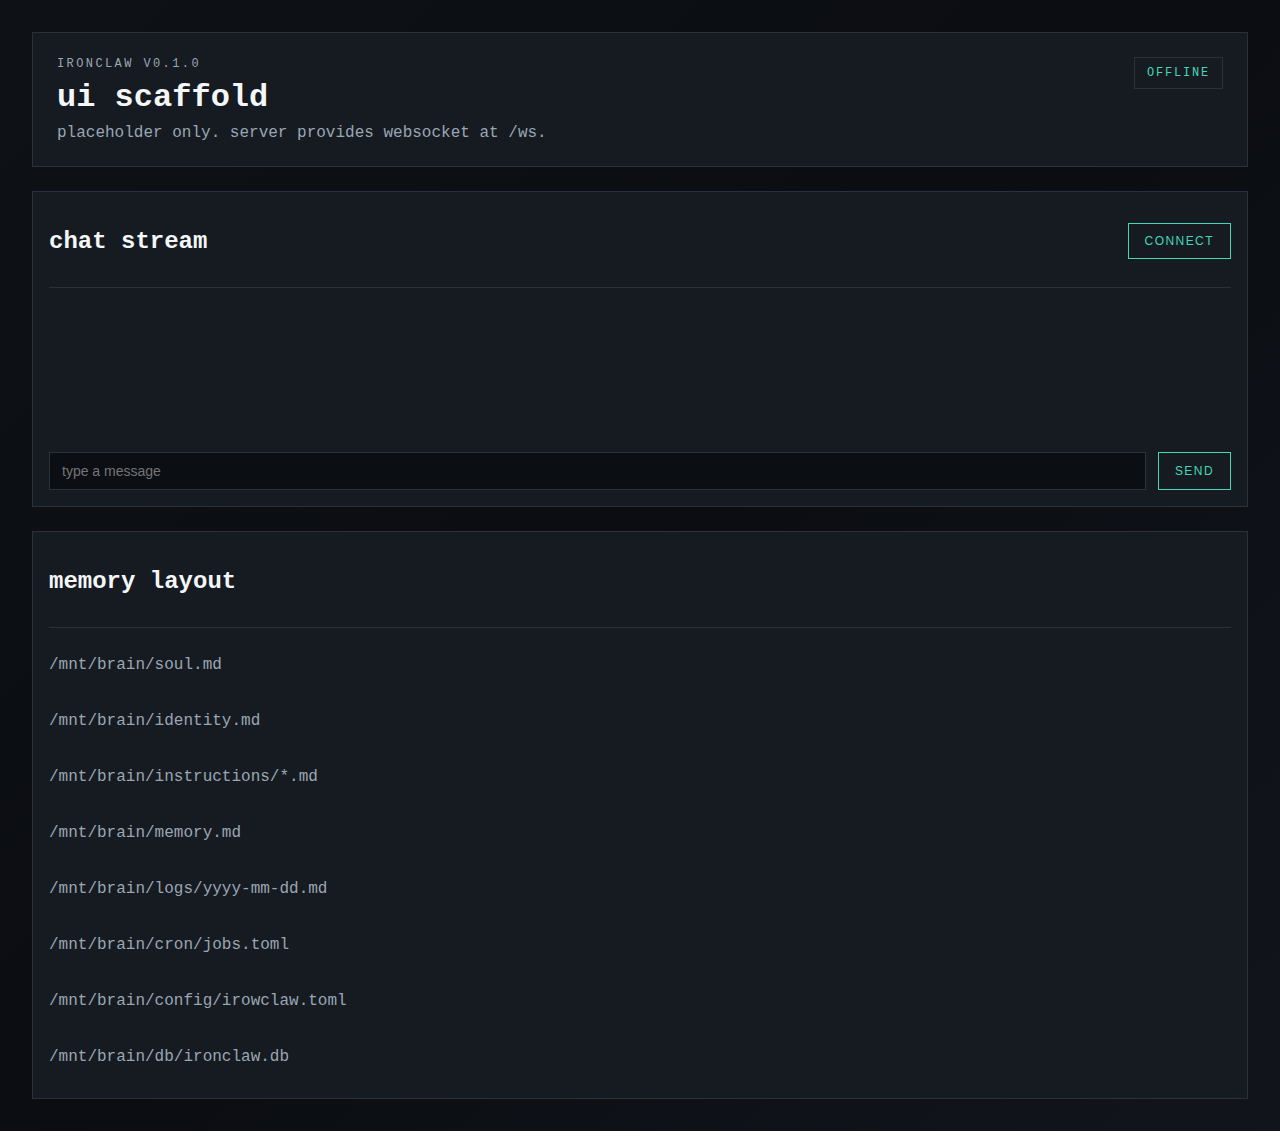
<file: ui/index.html>
<!doctype html>
<html lang="en">
  <head>
    <meta charset="utf-8" />
    <meta name="viewport" content="width=device-width, initial-scale=1" />
    <title>ironclaw ui</title>
    <link rel="stylesheet" href="/ui/app.css" />
  </head>
  <body>
    <main class="page">
      <header class="header">
        <div>
          <p class="eyebrow">ironclaw v0.1.0</p>
          <h1>ui scaffold</h1>
          <p class="subtitle">placeholder only. server provides websocket at /ws.</p>
        </div>
        <div class="status" id="status">offline</div>
      </header>
      <section class="panel">
        <div class="panel-header">
          <h2>chat stream</h2>
          <button id="connect">connect</button>
        </div>
        <div class="panel-body" id="log"></div>
        <div class="panel-footer">
          <input id="input" type="text" placeholder="type a message" />
          <button id="send">send</button>
        </div>
      </section>
      <section class="panel">
        <div class="panel-header">
          <h2>memory layout</h2>
        </div>
        <div class="panel-body">
          <p>/mnt/brain/soul.md</p>
          <p>/mnt/brain/identity.md</p>
          <p>/mnt/brain/instructions/*.md</p>
          <p>/mnt/brain/memory.md</p>
          <p>/mnt/brain/logs/yyyy-mm-dd.md</p>
          <p>/mnt/brain/cron/jobs.toml</p>
          <p>/mnt/brain/config/irowclaw.toml</p>
          <p>/mnt/brain/db/ironclaw.db</p>
        </div>
      </section>
    </main>
    <script src="/ui/app.js"></script>
  </body>
</html>
</file>
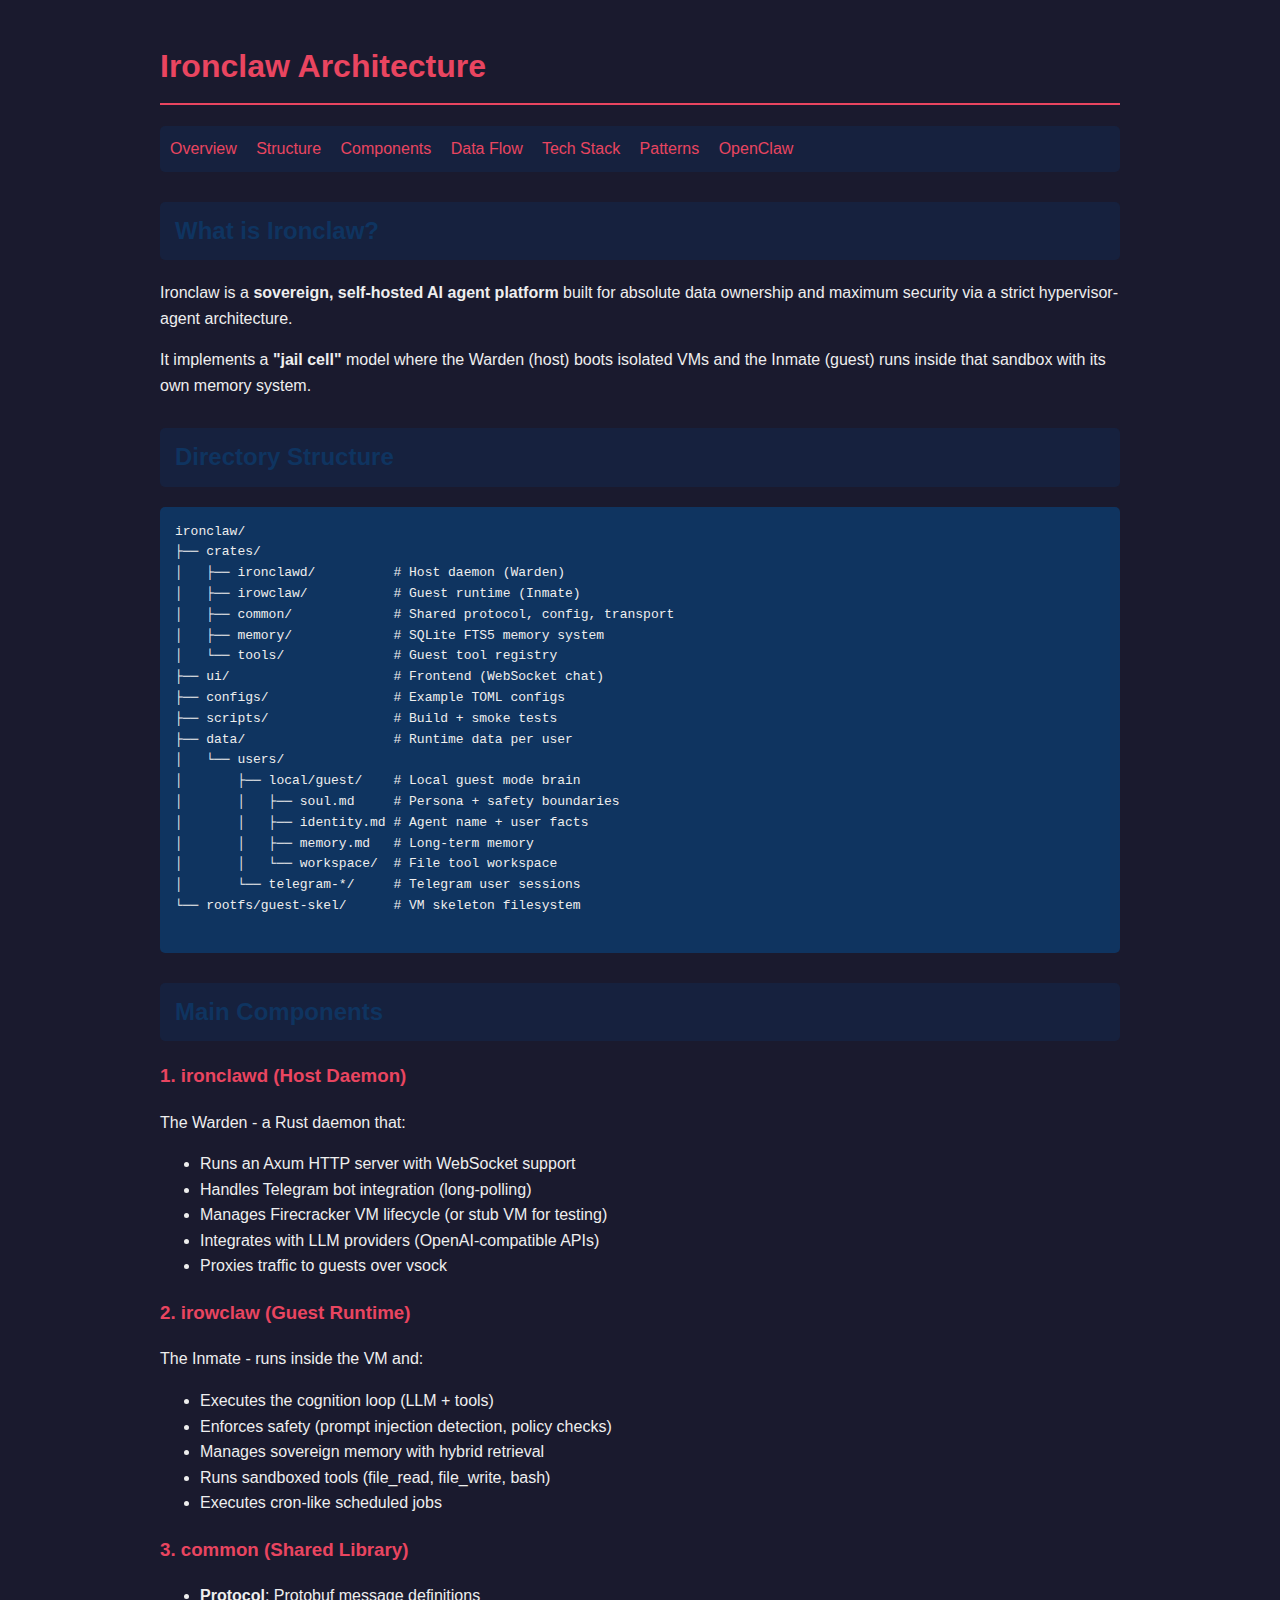
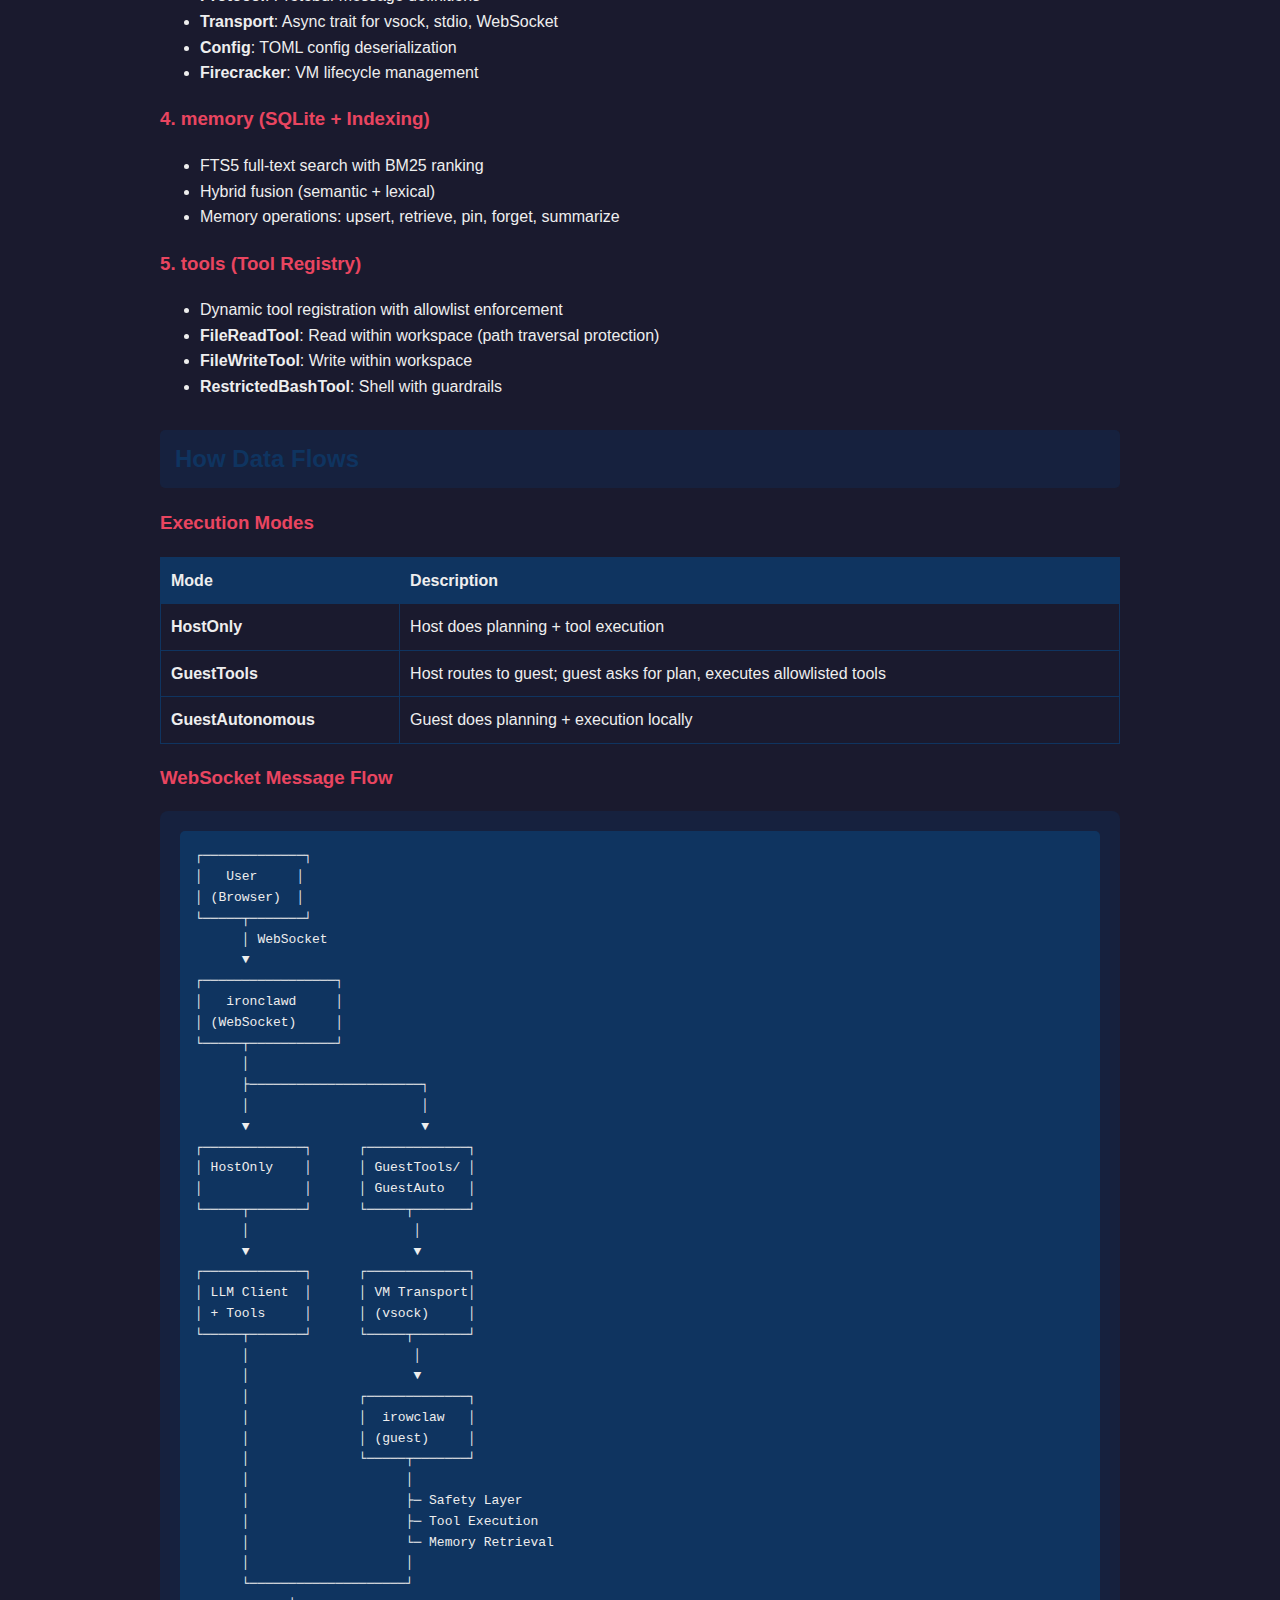
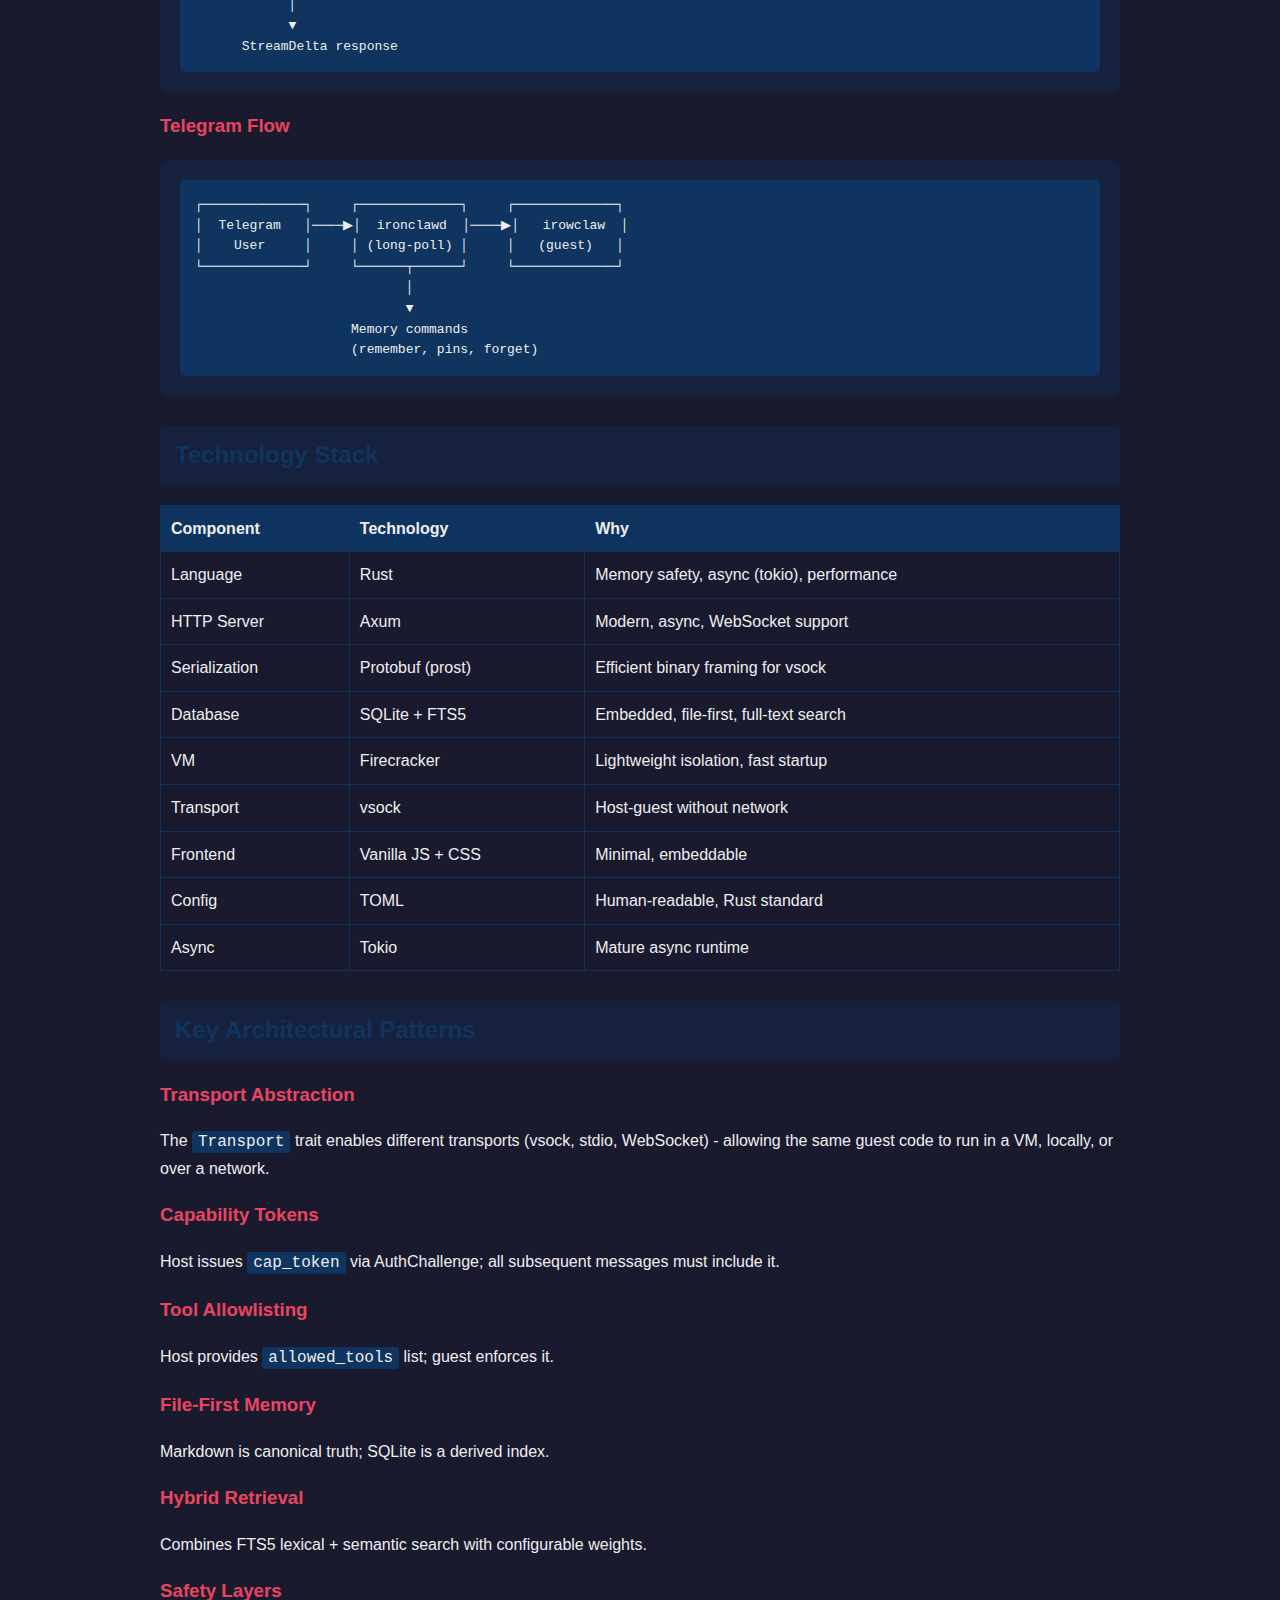
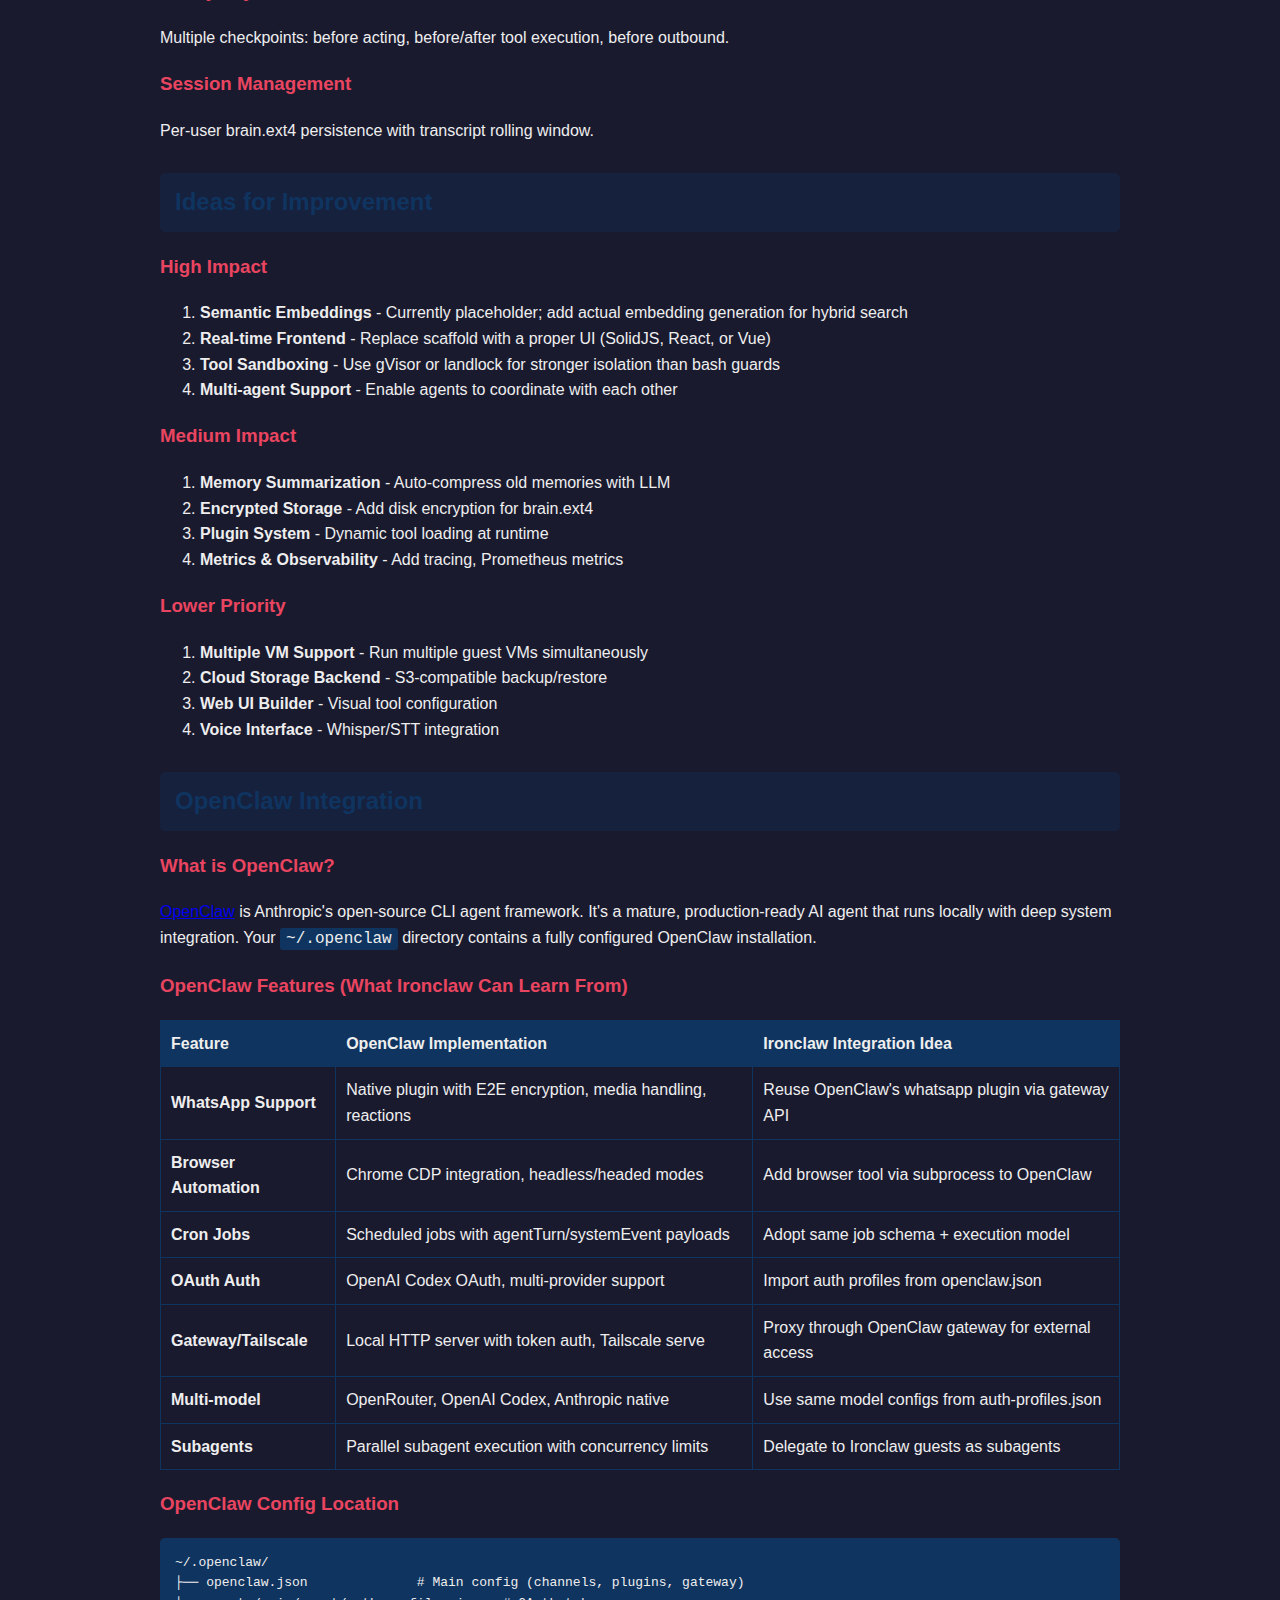
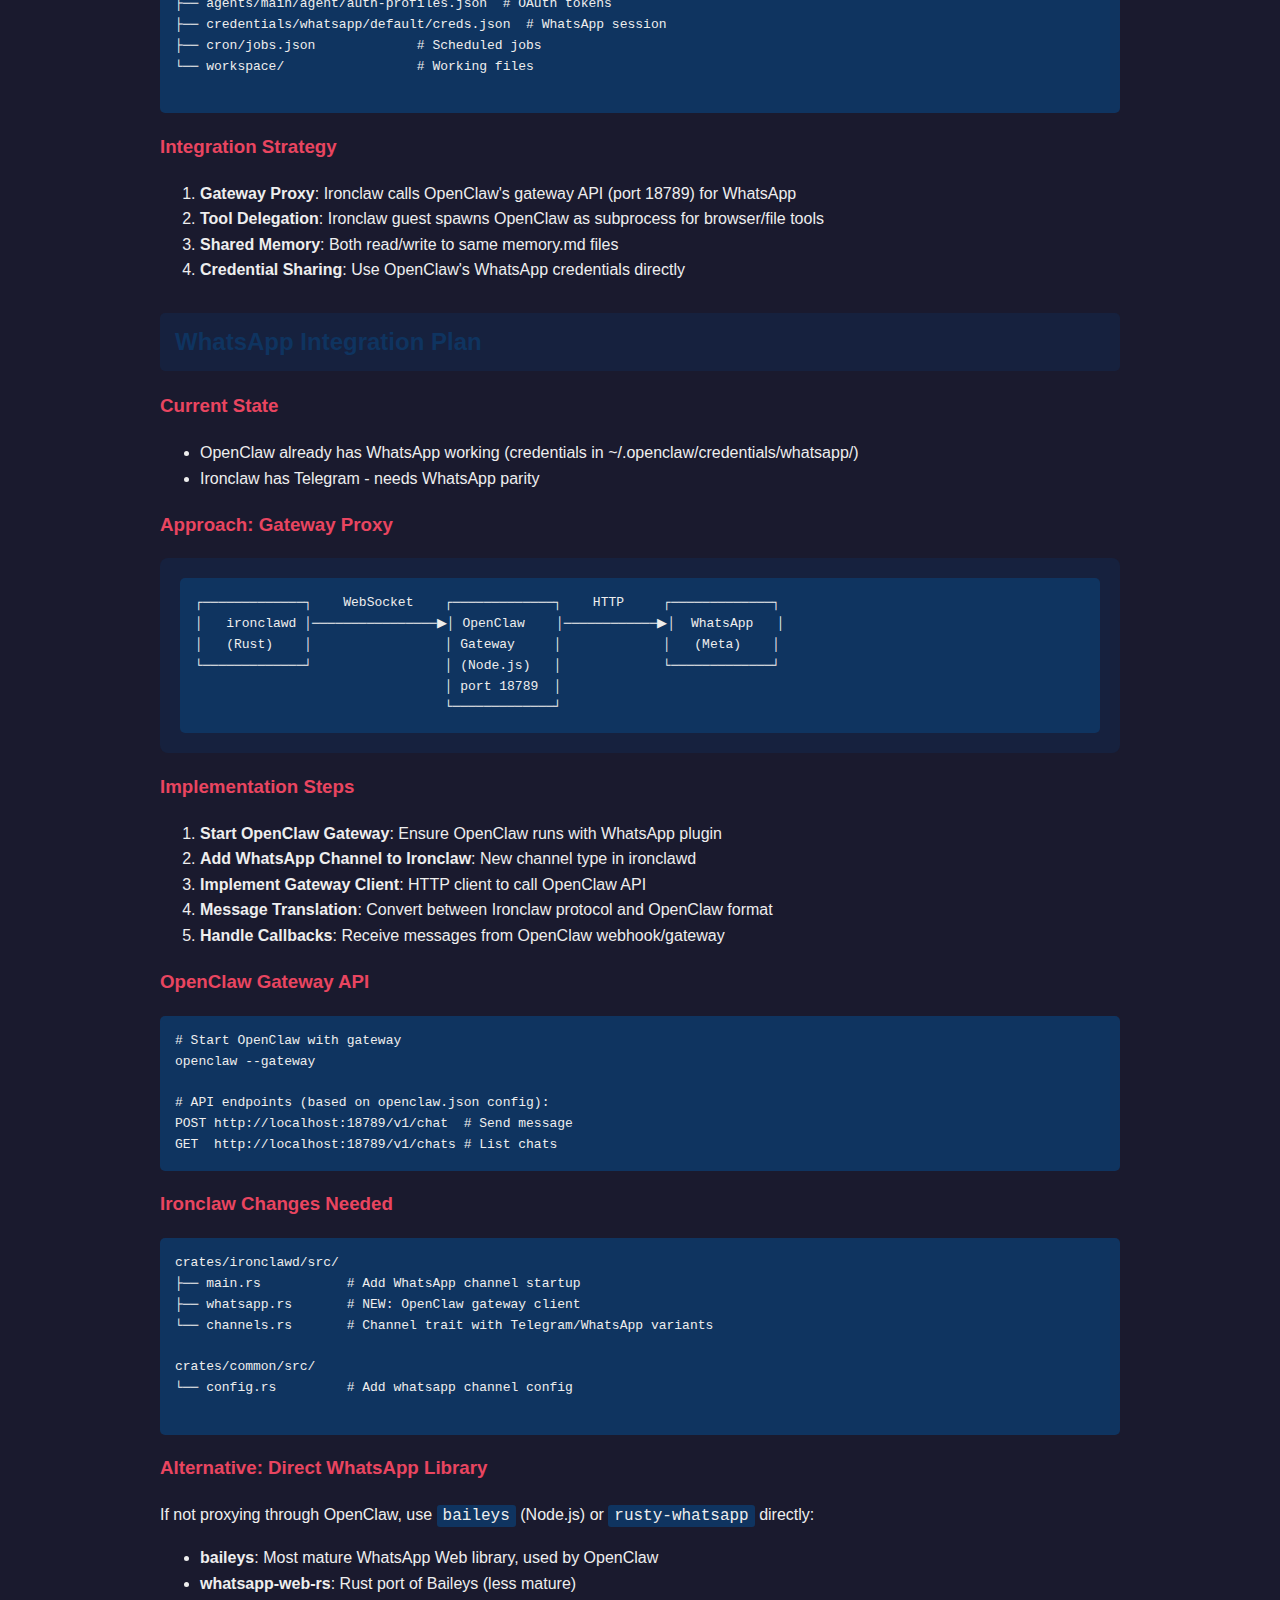
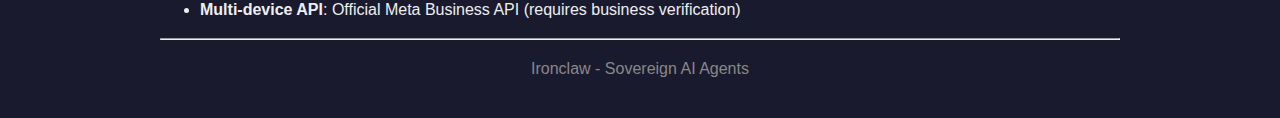
<file: docs/architecture.html>
<!DOCTYPE html>
<html lang="en">
<head>
    <meta charset="UTF-8">
    <meta name="viewport" content="width=device-width, initial-scale=1.0">
    <title>Ironclaw Architecture</title>
    <style>
        * {
            box-sizing: border-box;
        }
        body {
            font-family: -apple-system, BlinkMacSystemFont, 'Segoe UI', Roboto, Oxygen, Ubuntu, sans-serif;
            line-height: 1.6;
            max-width: 1000px;
            margin: 0 auto;
            padding: 20px;
            background: #1a1a2e;
            color: #eee;
        }
        h1 {
            color: #e94560;
            border-bottom: 2px solid #e94560;
            padding-bottom: 10px;
        }
        h2 {
            color: #0f3460;
            background: #16213e;
            padding: 10px 15px;
            border-radius: 5px;
            margin-top: 30px;
        }
        h3 {
            color: #e94560;
        }
        code {
            background: #0f3460;
            padding: 2px 6px;
            border-radius: 3px;
            font-family: 'Courier New', monospace;
        }
        pre {
            background: #0f3460;
            padding: 15px;
            border-radius: 5px;
            overflow-x: auto;
        }
        .diagram {
            background: #16213e;
            padding: 20px;
            border-radius: 8px;
            margin: 15px 0;
            text-align: center;
        }
        .diagram pre {
            text-align: left;
            margin: 0;
        }
        .component {
            display: inline-block;
            background: #e94560;
            color: white;
            padding: 8px 15px;
            border-radius: 5px;
            margin: 5px;
        }
        .component.secondary {
            background: #0f3460;
            border: 2px solid #e94560;
        }
        table {
            width: 100%;
            border-collapse: collapse;
            margin: 15px 0;
        }
        th, td {
            border: 1px solid #0f3460;
            padding: 10px;
            text-align: left;
        }
        th {
            background: #0f3460;
        }
        .nav {
            position: sticky;
            top: 0;
            background: #16213e;
            padding: 10px;
            border-radius: 5px;
            margin-bottom: 20px;
        }
        .nav a {
            color: #e94560;
            margin-right: 15px;
            text-decoration: none;
        }
        .nav a:hover {
            text-decoration: underline;
        }
    </style>
</head>
<body>
    <h1>Ironclaw Architecture</h1>

    <div class="nav">
        <a href="#overview">Overview</a>
        <a href="#structure">Structure</a>
        <a href="#components">Components</a>
        <a href="#flow">Data Flow</a>
        <a href="#tech">Tech Stack</a>
        <a href="#patterns">Patterns</a>
        <a href="#openclaw">OpenClaw</a>
    </div>

    <h2 id="overview">What is Ironclaw?</h2>
    <p>
        Ironclaw is a <strong>sovereign, self-hosted AI agent platform</strong> built for absolute data ownership
        and maximum security via a strict hypervisor-agent architecture.
    </p>
    <p>
        It implements a <strong>"jail cell"</strong> model where the Warden (host) boots isolated VMs
        and the Inmate (guest) runs inside that sandbox with its own memory system.
    </p>

    <h2 id="structure">Directory Structure</h2>
    <pre>
ironclaw/
├── crates/
│   ├── ironclawd/          # Host daemon (Warden)
│   ├── irowclaw/           # Guest runtime (Inmate)
│   ├── common/             # Shared protocol, config, transport
│   ├── memory/             # SQLite FTS5 memory system
│   └── tools/              # Guest tool registry
├── ui/                     # Frontend (WebSocket chat)
├── configs/                # Example TOML configs
├── scripts/                # Build + smoke tests
├── data/                   # Runtime data per user
│   └── users/
│       ├── local/guest/    # Local guest mode brain
│       │   ├── soul.md     # Persona + safety boundaries
│       │   ├── identity.md # Agent name + user facts
│       │   ├── memory.md   # Long-term memory
│       │   └── workspace/  # File tool workspace
│       └── telegram-*/     # Telegram user sessions
└── rootfs/guest-skel/      # VM skeleton filesystem
    </pre>

    <h2 id="components">Main Components</h2>

    <h3>1. ironclawd (Host Daemon)</h3>
    <p>The Warden - a Rust daemon that:</p>
    <ul>
        <li>Runs an Axum HTTP server with WebSocket support</li>
        <li>Handles Telegram bot integration (long-polling)</li>
        <li>Manages Firecracker VM lifecycle (or stub VM for testing)</li>
        <li>Integrates with LLM providers (OpenAI-compatible APIs)</li>
        <li>Proxies traffic to guests over vsock</li>
    </ul>

    <h3>2. irowclaw (Guest Runtime)</h3>
    <p>The Inmate - runs inside the VM and:</p>
    <ul>
        <li>Executes the cognition loop (LLM + tools)</li>
        <li>Enforces safety (prompt injection detection, policy checks)</li>
        <li>Manages sovereign memory with hybrid retrieval</li>
        <li>Runs sandboxed tools (file_read, file_write, bash)</li>
        <li>Executes cron-like scheduled jobs</li>
    </ul>

    <h3>3. common (Shared Library)</h3>
    <ul>
        <li><strong>Protocol</strong>: Protobuf message definitions</li>
        <li><strong>Transport</strong>: Async trait for vsock, stdio, WebSocket</li>
        <li><strong>Config</strong>: TOML config deserialization</li>
        <li><strong>Firecracker</strong>: VM lifecycle management</li>
    </ul>

    <h3>4. memory (SQLite + Indexing)</h3>
    <ul>
        <li>FTS5 full-text search with BM25 ranking</li>
        <li>Hybrid fusion (semantic + lexical)</li>
        <li>Memory operations: upsert, retrieve, pin, forget, summarize</li>
    </ul>

    <h3>5. tools (Tool Registry)</h3>
    <ul>
        <li>Dynamic tool registration with allowlist enforcement</li>
        <li><strong>FileReadTool</strong>: Read within workspace (path traversal protection)</li>
        <li><strong>FileWriteTool</strong>: Write within workspace</li>
        <li><strong>RestrictedBashTool</strong>: Shell with guardrails</li>
    </ul>

    <h2 id="flow">How Data Flows</h2>

    <h3>Execution Modes</h3>
    <table>
        <tr>
            <th>Mode</th>
            <th>Description</th>
        </tr>
        <tr>
            <td><strong>HostOnly</strong></td>
            <td>Host does planning + tool execution</td>
        </tr>
        <tr>
            <td><strong>GuestTools</strong></td>
            <td>Host routes to guest; guest asks for plan, executes allowlisted tools</td>
        </tr>
        <tr>
            <td><strong>GuestAutonomous</strong></td>
            <td>Guest does planning + execution locally</td>
        </tr>
    </table>

    <h3>WebSocket Message Flow</h3>
    <div class="diagram">
<pre>
┌─────────────┐
│   User     │
│ (Browser)  │
└─────┬───────┘
      │ WebSocket
      ▼
┌─────────────────┐
│   ironclawd     │
│ (WebSocket)     │
└─────┬───────────┘
      │
      ├──────────────────────┐
      │                      │
      ▼                      ▼
┌─────────────┐      ┌─────────────┐
│ HostOnly    │      │ GuestTools/ │
│             │      │ GuestAuto   │
└─────┬───────┘      └─────┬───────┘
      │                     │
      ▼                     ▼
┌─────────────┐      ┌─────────────┐
│ LLM Client  │      │ VM Transport│
│ + Tools     │      │ (vsock)     │
└─────┬───────┘      └─────┬───────┘
      │                     │
      │                     ▼
      │              ┌─────────────┐
      │              │  irowclaw   │
      │              │ (guest)     │
      │              └─────┬───────┘
      │                    │
      │                    ├─ Safety Layer
      │                    ├─ Tool Execution
      │                    └─ Memory Retrieval
      │                    │
      └────────────────────┘
            │
            ▼
      StreamDelta response
</pre>
    </div>

    <h3>Telegram Flow</h3>
    <div class="diagram">
<pre>
┌─────────────┐     ┌─────────────┐     ┌─────────────┐
│  Telegram   │────▶│  ironclawd  │────▶│   irowclaw  │
│    User     │     │ (long-poll) │     │   (guest)   │
└─────────────┘     └──────┬──────┘     └─────────────┘
                           │
                           ▼
                    Memory commands
                    (remember, pins, forget)
</pre>
    </div>

    <h2 id="tech">Technology Stack</h2>
    <table>
        <tr>
            <th>Component</th>
            <th>Technology</th>
            <th>Why</th>
        </tr>
        <tr>
            <td>Language</td>
            <td>Rust</td>
            <td>Memory safety, async (tokio), performance</td>
        </tr>
        <tr>
            <td>HTTP Server</td>
            <td>Axum</td>
            <td>Modern, async, WebSocket support</td>
        </tr>
        <tr>
            <td>Serialization</td>
            <td>Protobuf (prost)</td>
            <td>Efficient binary framing for vsock</td>
        </tr>
        <tr>
            <td>Database</td>
            <td>SQLite + FTS5</td>
            <td>Embedded, file-first, full-text search</td>
        </tr>
        <tr>
            <td>VM</td>
            <td>Firecracker</td>
            <td>Lightweight isolation, fast startup</td>
        </tr>
        <tr>
            <td>Transport</td>
            <td>vsock</td>
            <td>Host-guest without network</td>
        </tr>
        <tr>
            <td>Frontend</td>
            <td>Vanilla JS + CSS</td>
            <td>Minimal, embeddable</td>
        </tr>
        <tr>
            <td>Config</td>
            <td>TOML</td>
            <td>Human-readable, Rust standard</td>
        </tr>
        <tr>
            <td>Async</td>
            <td>Tokio</td>
            <td>Mature async runtime</td>
        </tr>
    </table>

    <h2 id="patterns">Key Architectural Patterns</h2>

    <h3>Transport Abstraction</h3>
    <p>The <code>Transport</code> trait enables different transports (vsock, stdio, WebSocket) - allowing the same guest code to run in a VM, locally, or over a network.</p>

    <h3>Capability Tokens</h3>
    <p>Host issues <code>cap_token</code> via AuthChallenge; all subsequent messages must include it.</p>

    <h3>Tool Allowlisting</h3>
    <p>Host provides <code>allowed_tools</code> list; guest enforces it.</p>

    <h3>File-First Memory</h3>
    <p>Markdown is canonical truth; SQLite is a derived index.</p>

    <h3>Hybrid Retrieval</h3>
    <p>Combines FTS5 lexical + semantic search with configurable weights.</p>

    <h3>Safety Layers</h3>
    <p>Multiple checkpoints: before acting, before/after tool execution, before outbound.</p>

    <h3>Session Management</h3>
    <p>Per-user brain.ext4 persistence with transcript rolling window.</p>

    <h2>Ideas for Improvement</h2>

    <h3>High Impact</h3>
    <ol>
        <li><strong>Semantic Embeddings</strong> - Currently placeholder; add actual embedding generation for hybrid search</li>
        <li><strong>Real-time Frontend</strong> - Replace scaffold with a proper UI (SolidJS, React, or Vue)</li>
        <li><strong>Tool Sandboxing</strong> - Use gVisor or landlock for stronger isolation than bash guards</li>
        <li><strong>Multi-agent Support</strong> - Enable agents to coordinate with each other</li>
    </ol>

    <h3>Medium Impact</h3>
    <ol>
        <li><strong>Memory Summarization</strong> - Auto-compress old memories with LLM</li>
        <li><strong>Encrypted Storage</strong> - Add disk encryption for brain.ext4</li>
        <li><strong>Plugin System</strong> - Dynamic tool loading at runtime</li>
        <li><strong>Metrics & Observability</strong> - Add tracing, Prometheus metrics</li>
    </ol>

    <h3>Lower Priority</h3>
    <ol>
        <li><strong>Multiple VM Support</strong> - Run multiple guest VMs simultaneously</li>
        <li><strong>Cloud Storage Backend</strong> - S3-compatible backup/restore</li>
        <li><strong>Web UI Builder</strong> - Visual tool configuration</li>
        <li><strong>Voice Interface</strong> - Whisper/STT integration</li>
    </ol>

    <h2 id="openclaw">OpenClaw Integration</h2>

    <h3>What is OpenClaw?</h3>
    <p>
        <a href="https://github.com/anthropics/openclaw">OpenClaw</a> is Anthropic's open-source CLI agent framework.
        It's a mature, production-ready AI agent that runs locally with deep system integration.
        Your <code>~/.openclaw</code> directory contains a fully configured OpenClaw installation.
    </p>

    <h3>OpenClaw Features (What Ironclaw Can Learn From)</h3>
    <table>
        <tr>
            <th>Feature</th>
            <th>OpenClaw Implementation</th>
            <th>Ironclaw Integration Idea</th>
        </tr>
        <tr>
            <td><strong>WhatsApp Support</strong></td>
            <td>Native plugin with E2E encryption, media handling, reactions</td>
            <td>Reuse OpenClaw's whatsapp plugin via gateway API</td>
        </tr>
        <tr>
            <td><strong>Browser Automation</strong></td>
            <td>Chrome CDP integration, headless/headed modes</td>
            <td>Add browser tool via subprocess to OpenClaw</td>
        </tr>
        <tr>
            <td><strong>Cron Jobs</strong></td>
            <td>Scheduled jobs with agentTurn/systemEvent payloads</td>
            <td>Adopt same job schema + execution model</td>
        </tr>
        <tr>
            <td><strong>OAuth Auth</strong></td>
            <td>OpenAI Codex OAuth, multi-provider support</td>
            <td>Import auth profiles from openclaw.json</td>
        </tr>
        <tr>
            <td><strong>Gateway/Tailscale</strong></td>
            <td>Local HTTP server with token auth, Tailscale serve</td>
            <td>Proxy through OpenClaw gateway for external access</td>
        </tr>
        <tr>
            <td><strong>Multi-model</strong></td>
            <td>OpenRouter, OpenAI Codex, Anthropic native</td>
            <td>Use same model configs from auth-profiles.json</td>
        </tr>
        <tr>
            <td><strong>Subagents</strong></td>
            <td>Parallel subagent execution with concurrency limits</td>
            <td>Delegate to Ironclaw guests as subagents</td>
        </tr>
    </table>

    <h3>OpenClaw Config Location</h3>
    <pre>
~/.openclaw/
├── openclaw.json              # Main config (channels, plugins, gateway)
├── agents/main/agent/auth-profiles.json  # OAuth tokens
├── credentials/whatsapp/default/creds.json  # WhatsApp session
├── cron/jobs.json             # Scheduled jobs
└── workspace/                 # Working files
    </pre>

    <h3>Integration Strategy</h3>
    <ol>
        <li><strong>Gateway Proxy</strong>: Ironclaw calls OpenClaw's gateway API (port 18789) for WhatsApp</li>
        <li><strong>Tool Delegation</strong>: Ironclaw guest spawns OpenClaw as subprocess for browser/file tools</li>
        <li><strong>Shared Memory</strong>: Both read/write to same memory.md files</li>
        <li><strong>Credential Sharing</strong>: Use OpenClaw's WhatsApp credentials directly</li>
    </ol>

    <h2 id="whatsapp">WhatsApp Integration Plan</h2>

    <h3>Current State</h3>
    <ul>
        <li>OpenClaw already has WhatsApp working (credentials in ~/.openclaw/credentials/whatsapp/)</li>
        <li>Ironclaw has Telegram - needs WhatsApp parity</li>
    </ul>

    <h3>Approach: Gateway Proxy</h3>
    <div class="diagram">
<pre>
┌─────────────┐    WebSocket    ┌─────────────┐    HTTP     ┌─────────────┐
│   ironclawd │────────────────▶│ OpenClaw    │────────────▶│  WhatsApp   │
│   (Rust)    │                 │ Gateway     │             │   (Meta)    │
└─────────────┘                 │ (Node.js)   │             └─────────────┘
                                │ port 18789  │
                                └─────────────┘
</pre>
    </div>

    <h3>Implementation Steps</h3>
    <ol>
        <li><strong>Start OpenClaw Gateway</strong>: Ensure OpenClaw runs with WhatsApp plugin</li>
        <li><strong>Add WhatsApp Channel to Ironclaw</strong>: New channel type in ironclawd</li>
        <li><strong>Implement Gateway Client</strong>: HTTP client to call OpenClaw API</li>
        <li><strong>Message Translation</strong>: Convert between Ironclaw protocol and OpenClaw format</li>
        <li><strong>Handle Callbacks</strong>: Receive messages from OpenClaw webhook/gateway</li>
    </ol>

    <h3>OpenClaw Gateway API</h3>
    <pre>
# Start OpenClaw with gateway
openclaw --gateway

# API endpoints (based on openclaw.json config):
POST http://localhost:18789/v1/chat  # Send message
GET  http://localhost:18789/v1/chats # List chats
</pre>

    <h3>Ironclaw Changes Needed</h3>
    <pre>
crates/ironclawd/src/
├── main.rs           # Add WhatsApp channel startup
├── whatsapp.rs       # NEW: OpenClaw gateway client
└── channels.rs       # Channel trait with Telegram/WhatsApp variants

crates/common/src/
└── config.rs         # Add whatsapp channel config
    </pre>

    <h3>Alternative: Direct WhatsApp Library</h3>
    <p>If not proxying through OpenClaw, use <code>baileys</code> (Node.js) or <code>rusty-whatsapp</code> directly:</p>
    <ul>
        <li><strong>baileys</strong>: Most mature WhatsApp Web library, used by OpenClaw</li>
        <li><strong>whatsapp-web-rs</strong>: Rust port of Baileys (less mature)</li>
        <li><strong>Multi-device API</strong>: Official Meta Business API (requires business verification)</li>
    </ul>

    <hr>
    <p style="color: #888; text-align: center;">
        Ironclaw - Sovereign AI Agents
    </p>
</body>
</html>
</file>
<file: ui/app.css>
:root {
  color-scheme: light;
  --bg: #0e1116;
  --panel: #161b22;
  --text: #f4f6f8;
  --muted: #9aa6b2;
  --accent: #44d7b6;
  --border: #2a313b;
}

* {
  box-sizing: border-box;
}

body {
  margin: 0;
  font-family: "ibm plex mono", "space mono", ui-monospace, monospace;
  background: linear-gradient(135deg, #0e1116 0%, #0b0d12 50%, #11151b 100%);
  color: var(--text);
}

.page {
  min-height: 100vh;
  padding: 32px;
  display: grid;
  gap: 24px;
}

.header {
  display: flex;
  justify-content: space-between;
  align-items: flex-start;
  gap: 24px;
  border: 1px solid var(--border);
  background: var(--panel);
  padding: 24px;
}

.eyebrow {
  font-size: 12px;
  letter-spacing: 0.2em;
  text-transform: uppercase;
  color: var(--muted);
  margin: 0 0 8px 0;
}

h1 {
  margin: 0 0 8px 0;
  font-size: 32px;
}

.subtitle {
  margin: 0;
  color: var(--muted);
}

.status {
  border: 1px solid var(--border);
  padding: 8px 12px;
  text-transform: uppercase;
  letter-spacing: 0.15em;
  font-size: 12px;
  color: var(--accent);
}

.panel {
  border: 1px solid var(--border);
  background: var(--panel);
  padding: 16px;
  display: flex;
  flex-direction: column;
  gap: 12px;
}

.panel-header {
  display: flex;
  justify-content: space-between;
  align-items: center;
  border-bottom: 1px solid var(--border);
  padding-bottom: 12px;
}

.panel-body {
  min-height: 140px;
  color: var(--muted);
  display: grid;
  gap: 6px;
}

.panel-footer {
  display: grid;
  grid-template-columns: 1fr auto;
  gap: 12px;
}

input {
  background: #0b0e13;
  border: 1px solid var(--border);
  color: var(--text);
  padding: 10px 12px;
  font-size: 14px;
}

button {
  background: transparent;
  border: 1px solid var(--accent);
  color: var(--accent);
  padding: 10px 16px;
  text-transform: uppercase;
  letter-spacing: 0.12em;
  font-size: 12px;
  cursor: pointer;
}

@media (max-width: 720px) {
  .page {
    padding: 20px;
  }

  .header {
    flex-direction: column;
  }

  .panel-footer {
    grid-template-columns: 1fr;
  }
}
</file>
